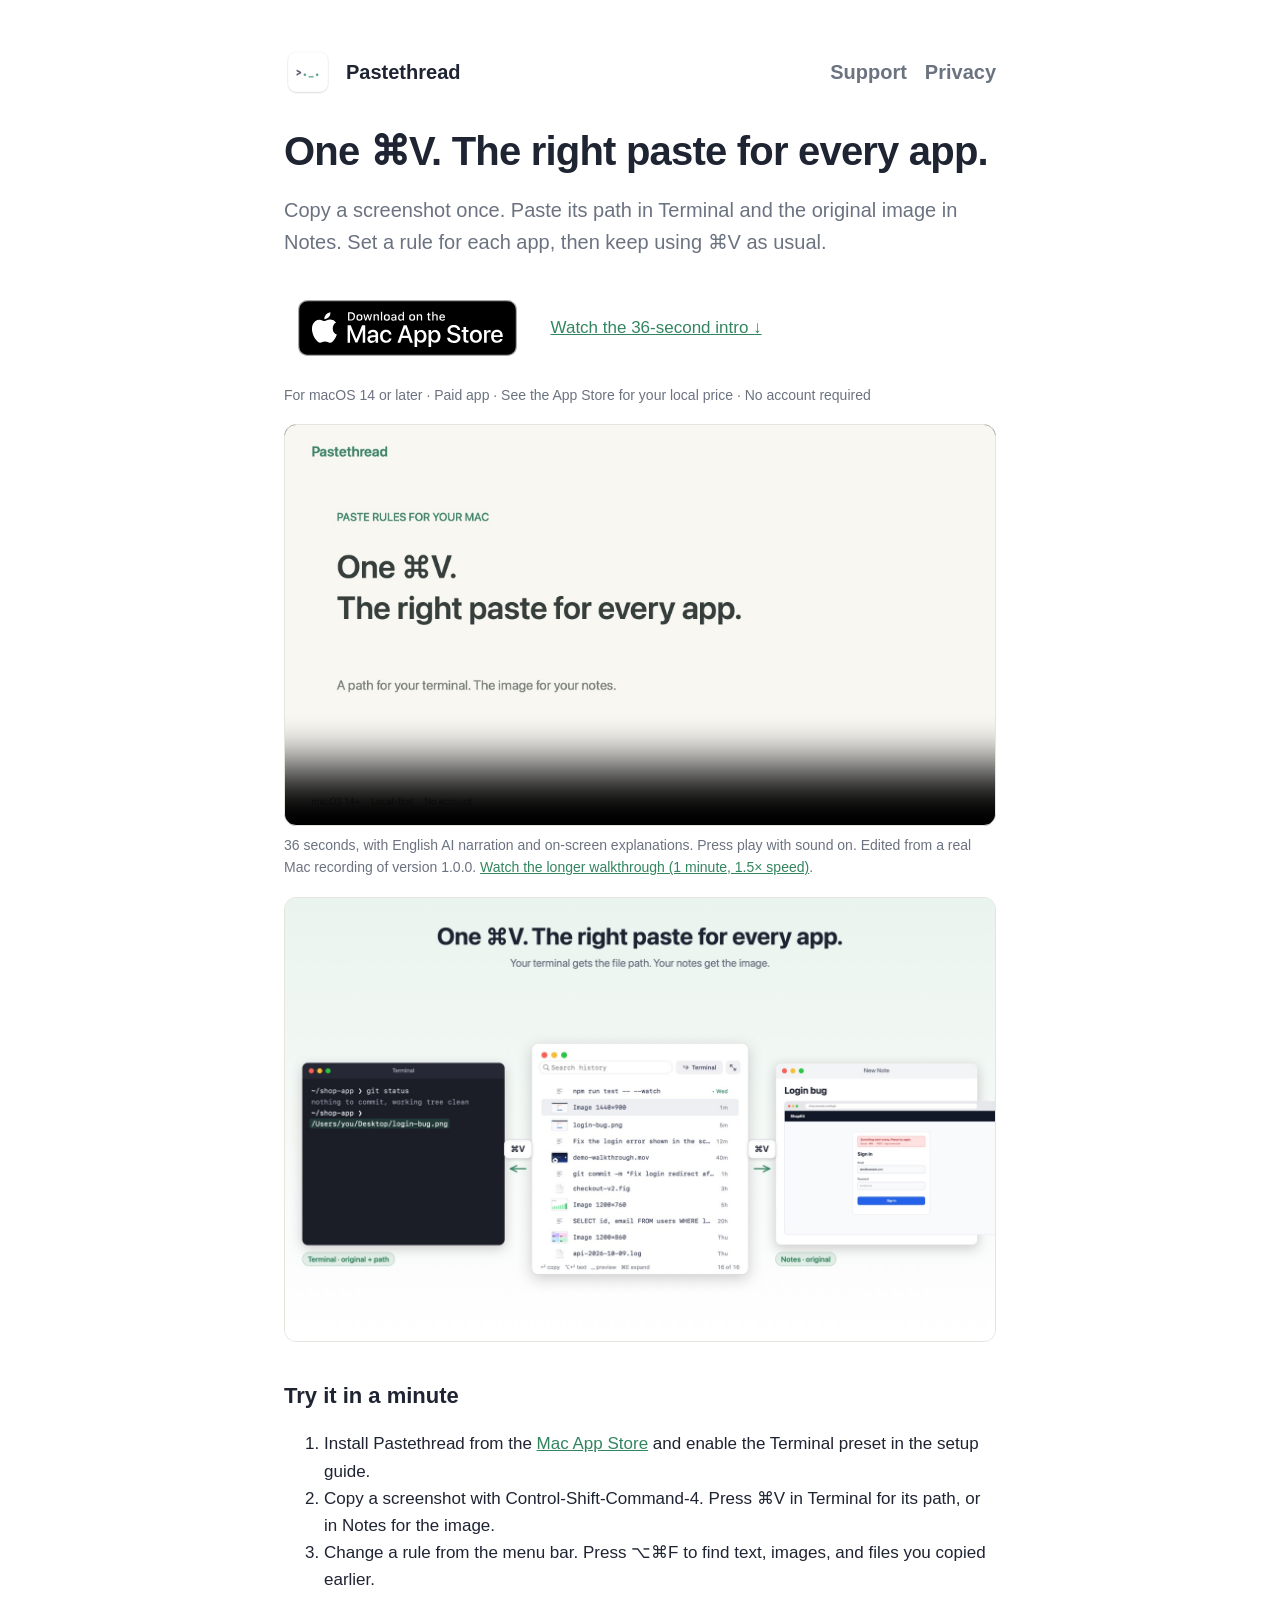
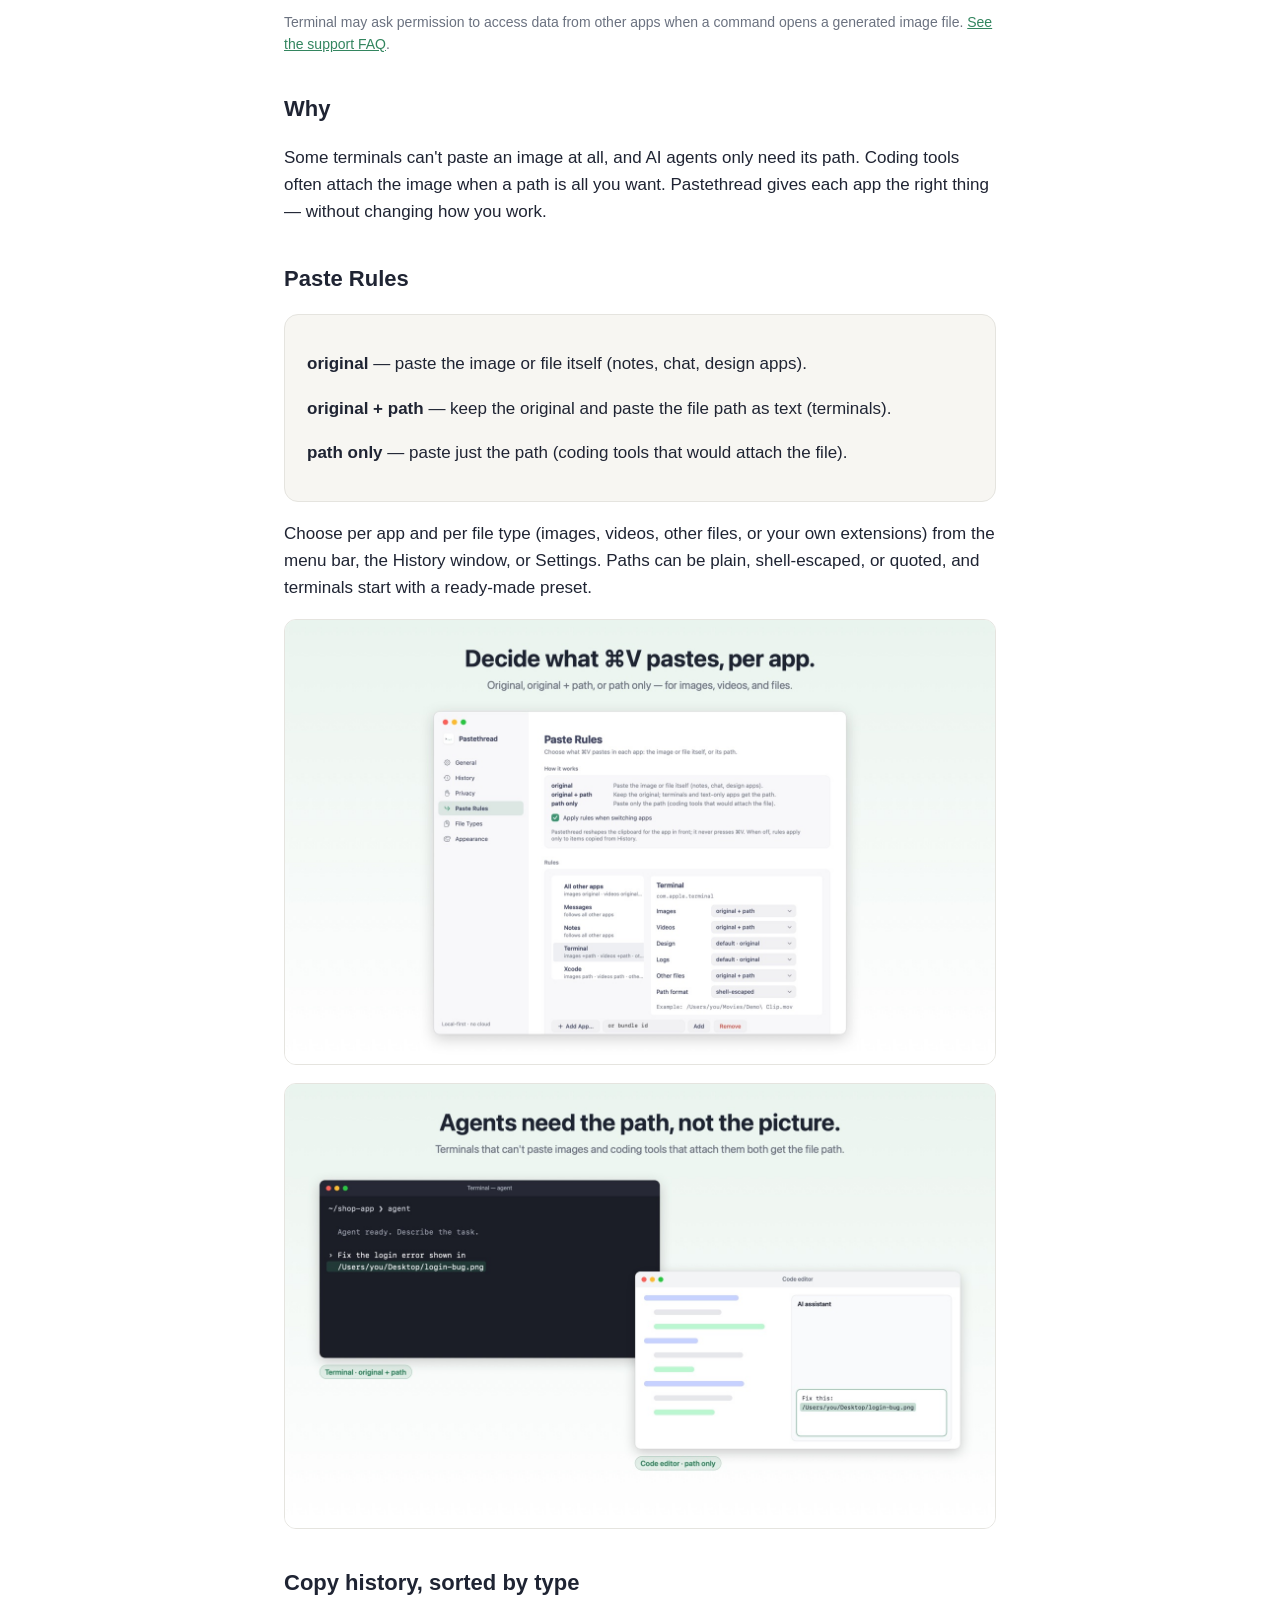
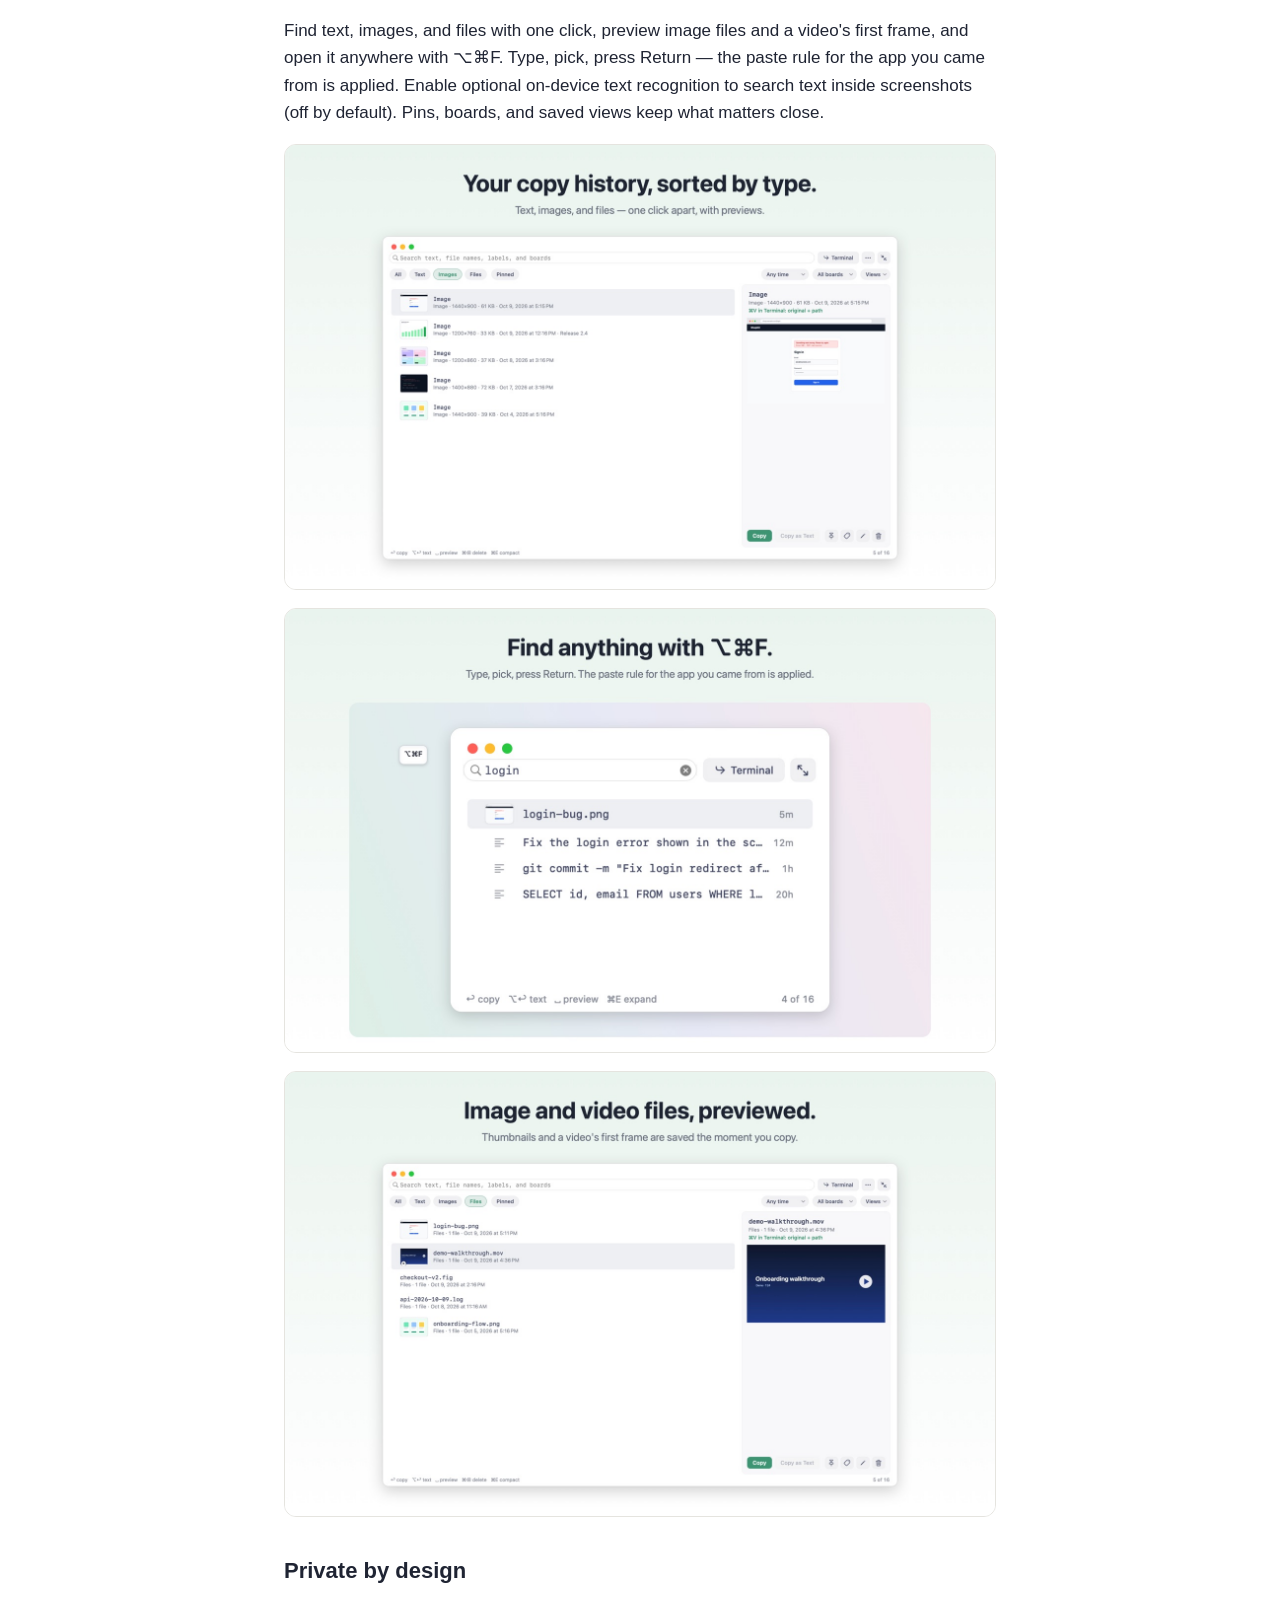
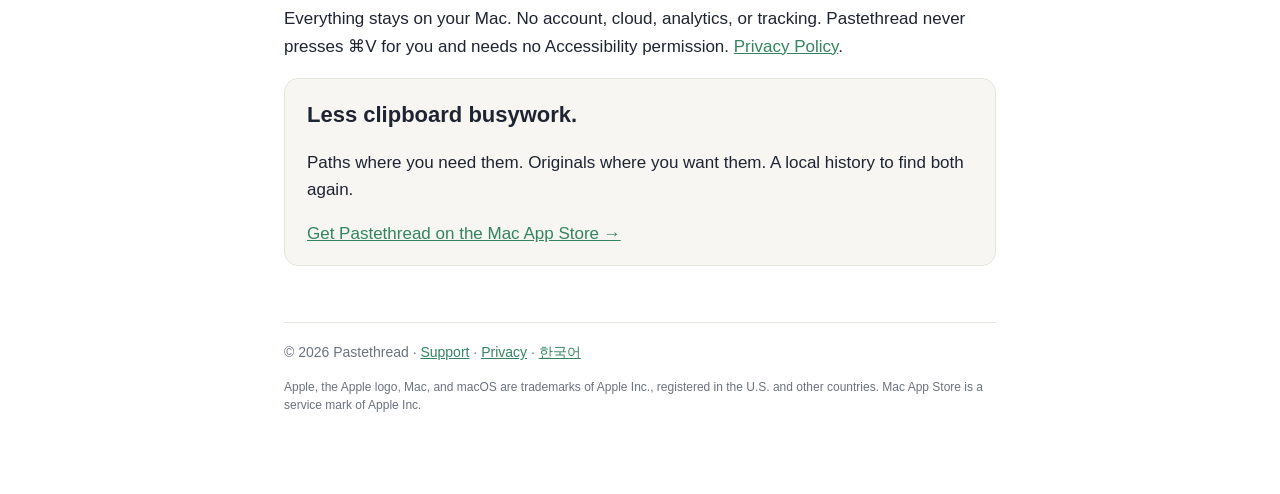
<file: index.html>
<!doctype html>
<html lang="en">
<head>
<meta charset="utf-8">
<meta name="viewport" content="width=device-width, initial-scale=1">
<title>Pastethread — One ⌘V. The right paste for every app.</title>
<meta name="description" content="Copy a screenshot once. Paste its path in Terminal and the original image in Notes. Pastethread is a local-first Mac clipboard manager, available on the Mac App Store.">
<meta property="og:title" content="Pastethread — One ⌘V. The right paste for every app.">
<meta property="og:description" content="A path in Terminal. The image in Notes. Watch the 36-second demo, then get Pastethread on the Mac App Store.">
<meta property="og:type" content="website">
<meta property="og:url" content="https://luke-cha.github.io/pastethread/">
<meta property="og:image" content="https://luke-cha.github.io/pastethread/media/intro-poster-en.jpg">
<meta name="twitter:card" content="summary_large_image">
<link rel="stylesheet" href="style.css">
</head>
<body>
<main>
<header><img src="icon.png" alt=""><a href="./">Pastethread</a>
<nav><a href="support.html">Support</a><a href="privacy.html">Privacy</a></nav></header>

<h1>One ⌘V. The right paste for every app.</h1>
<p class="lead">Copy a screenshot once. Paste its path in Terminal and the original image in Notes. Set a rule for each app, then keep using ⌘V as usual.</p>
<div class="actions"><a class="store-badge" href="https://apps.apple.com/app/id6820030486"><img src="images/badges/mac-app-store-en.svg" width="156" height="40" alt="Download on the Mac App Store"></a><a href="#demo">Watch the 36-second intro ↓</a></div>
<p class="lang">For macOS 14 or later · Paid app · See the App Store for your local price · No account required</p>
<figure id="demo">
<video class="shot" aria-label="Pastethread: a path in Terminal, an image in Notes, and searchable copy history" controls playsinline preload="none" poster="media/intro-poster-en.jpg" width="1920" height="1080">
<source src="media/intro-en-narrated.mp4" type="video/mp4">
<a href="media/intro-en-narrated.mp4">Watch the introduction (MP4)</a>
</video>
<figcaption>36 seconds, with English AI narration and on-screen explanations. Press play with sound on. Edited from a real Mac recording of version 1.0.0. <a href="media/demo.mp4">Watch the longer walkthrough (1 minute, 1.5× speed)</a>.</figcaption>
</figure>
<img class="shot" src="images/en/01-one-paste.jpg" alt="One ⌘V. The right paste for every app." loading="lazy" width="1440" height="900">

<h2>Try it in a minute</h2>
<ol>
<li>Install Pastethread from the <a href="https://apps.apple.com/app/id6820030486">Mac App Store</a> and enable the Terminal preset in the setup guide.</li>
<li>Copy a screenshot with Control-Shift-Command-4. Press ⌘V in Terminal for its path, or in Notes for the image.</li>
<li>Change a rule from the menu bar. Press ⌥⌘F to find text, images, and files you copied earlier.</li>
</ol>
<p class="lang">Terminal may ask permission to access data from other apps when a command opens a generated image file. <a href="support.html">See the support FAQ</a>.</p>

<h2>Why</h2>
<p>Some terminals can't paste an image at all, and AI agents only need its path. Coding tools often attach the image when a path is all you want. Pastethread gives each app the right thing — without changing how you work.</p>

<h2>Paste Rules</h2>
<div class="card">
<p><strong>original</strong> — paste the image or file itself (notes, chat, design apps).</p>
<p><strong>original + path</strong> — keep the original and paste the file path as text (terminals).</p>
<p><strong>path only</strong> — paste just the path (coding tools that would attach the file).</p>
</div>
<p>Choose per app and per file type (images, videos, other files, or your own extensions) from the menu bar, the History window, or Settings. Paths can be plain, shell-escaped, or quoted, and terminals start with a ready-made preset.</p>
<img class="shot" src="images/en/02-paste-rules.jpg" alt="Decide what ⌘V pastes, per app." loading="lazy" width="1440" height="900">
<img class="shot" src="images/en/03-agents-need-paths.jpg" alt="Agents need the path, not the picture." loading="lazy" width="1440" height="900">

<h2>Copy history, sorted by type</h2>
<p>Find text, images, and files with one click, preview image files and a video's first frame, and open it anywhere with ⌥⌘F. Type, pick, press Return — the paste rule for the app you came from is applied. Enable optional on-device text recognition to search text inside screenshots (off by default). Pins, boards, and saved views keep what matters close.</p>
<img class="shot" src="images/en/04-history-by-type.jpg" alt="Your copy history, sorted by type." loading="lazy" width="1440" height="900">
<img class="shot" src="images/en/05-find-fast.jpg" alt="Find anything with ⌥⌘F." loading="lazy" width="1440" height="900">
<img class="shot" src="images/en/06-file-previews.jpg" alt="Image and video files, previewed." loading="lazy" width="1440" height="900">

<h2>Private by design</h2>
<p>Everything stays on your Mac. No account, cloud, analytics, or tracking. Pastethread never presses ⌘V for you and needs no Accessibility permission. <a href="privacy.html">Privacy Policy</a>.</p>

<div class="card"><h2>Less clipboard busywork.</h2><p>Paths where you need them. Originals where you want them. A local history to find both again.</p><a href="https://apps.apple.com/app/id6820030486">Get Pastethread on the Mac App Store →</a></div>
<footer>© 2026 Pastethread · <a href="support.html">Support</a> · <a href="privacy.html">Privacy</a> · <a href="ko/">한국어</a><p class="legal">Apple, the Apple logo, Mac, and macOS are trademarks of Apple Inc., registered in the U.S. and other countries. Mac App Store is a service mark of Apple Inc.</p></footer>
</main>
</body>
</html>
</file>
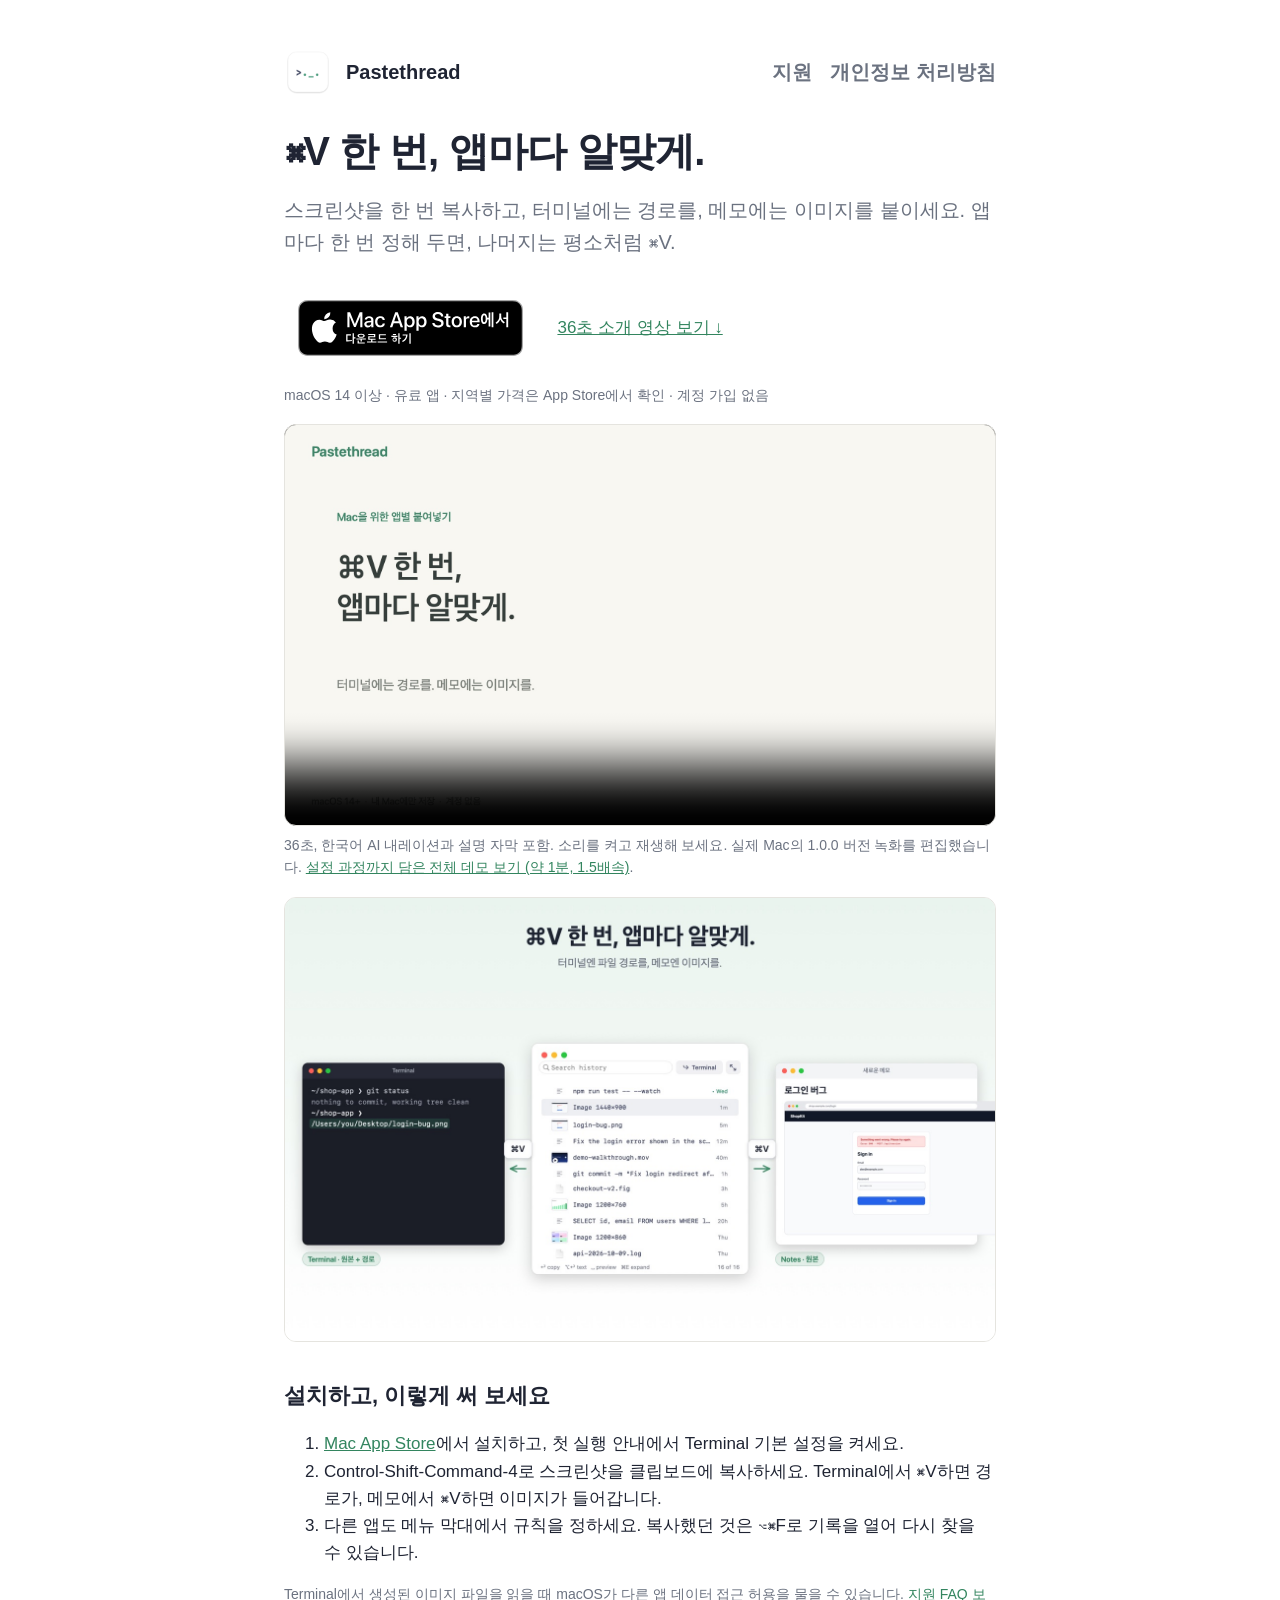
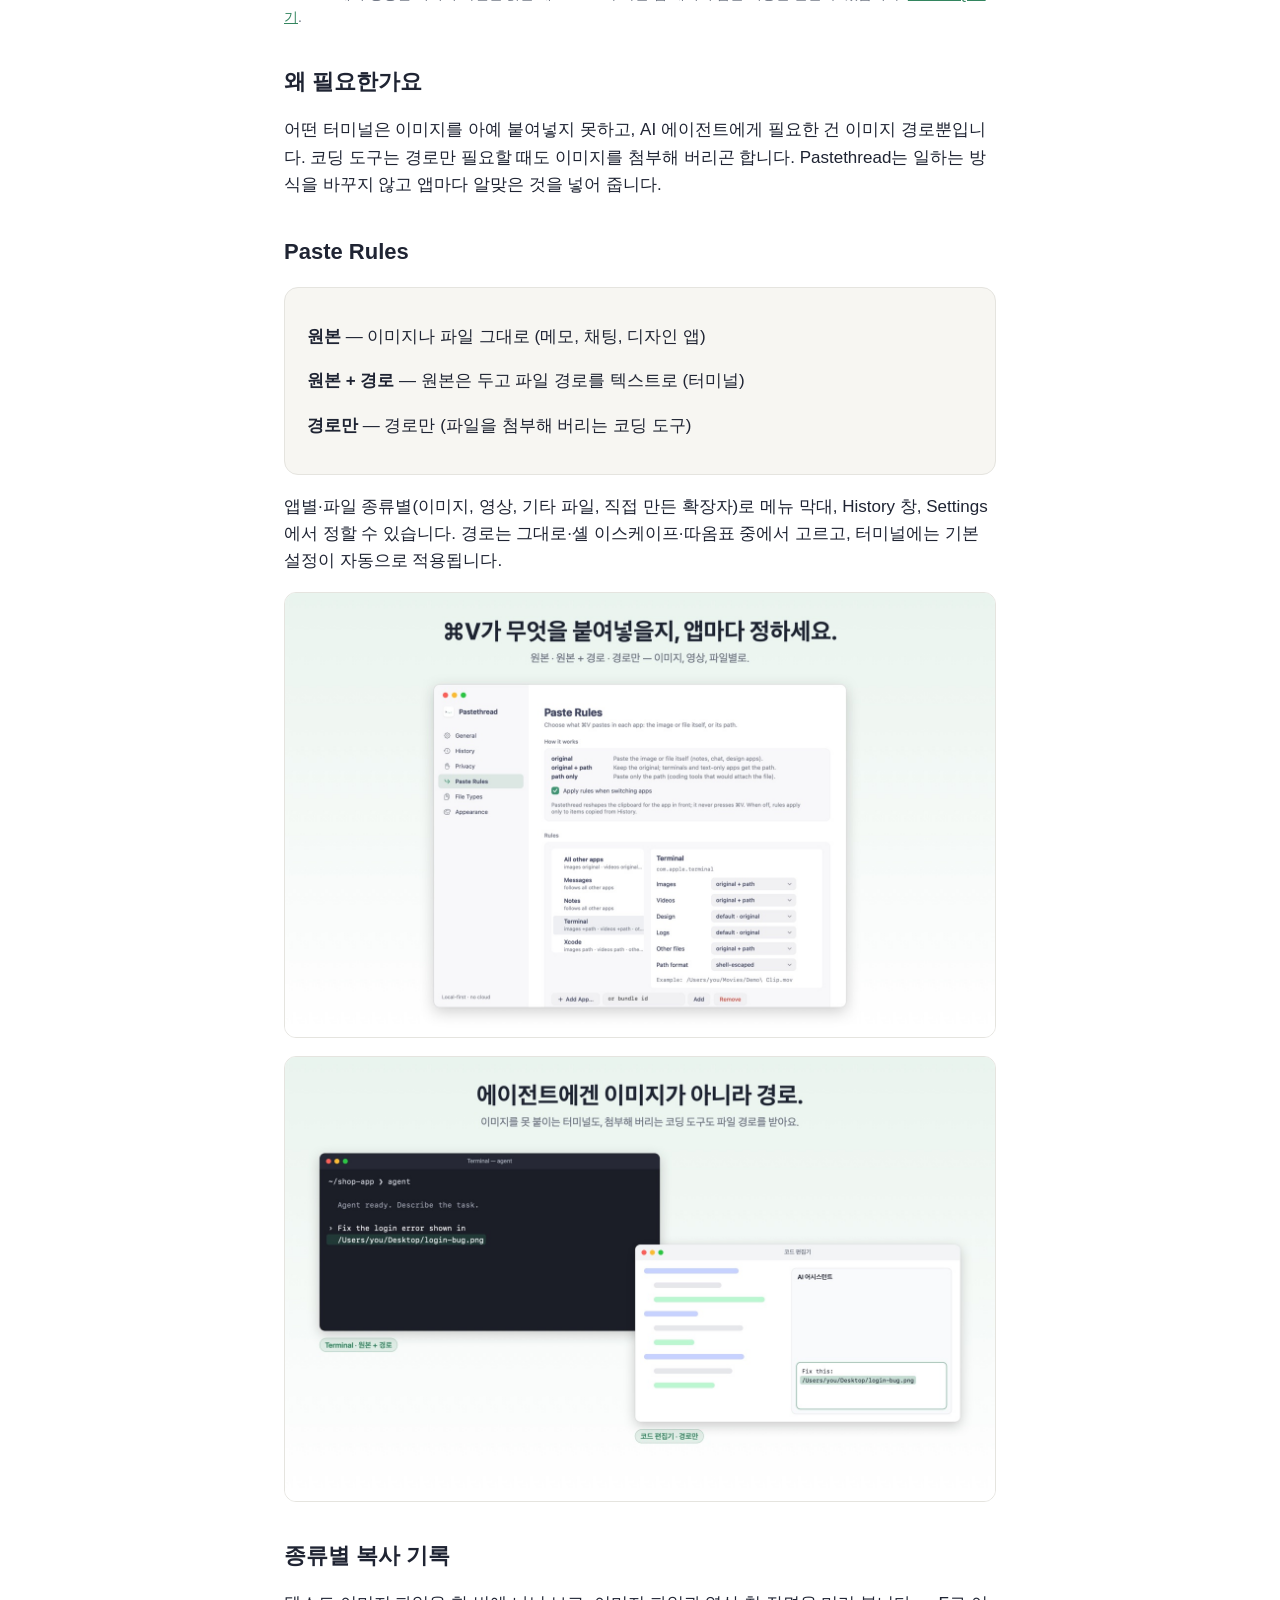
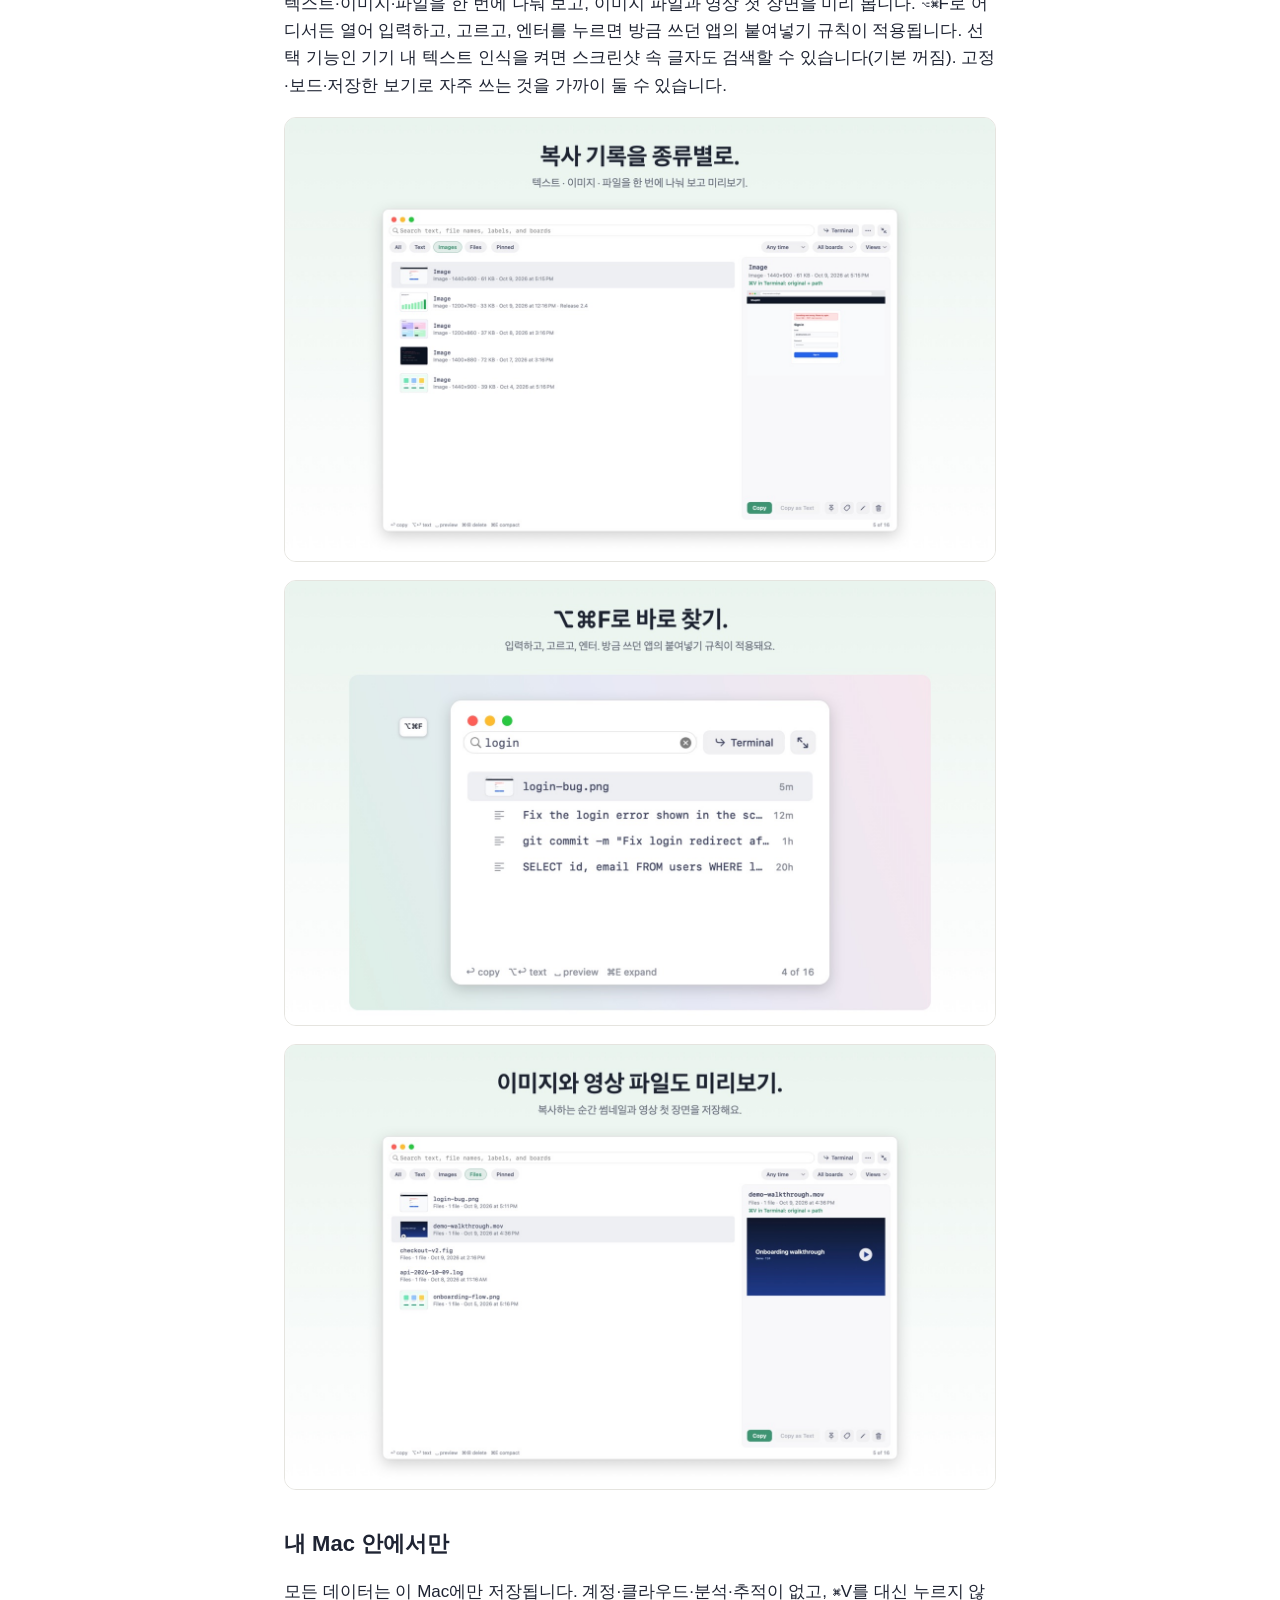
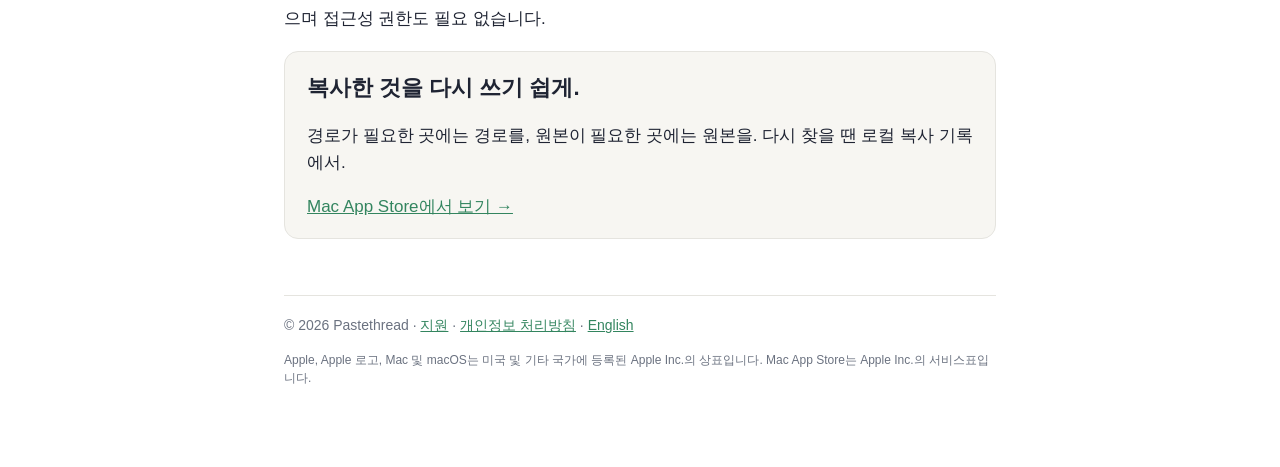
<file: ko/index.html>
<!doctype html>
<html lang="ko">
<head>
<meta charset="utf-8">
<meta name="viewport" content="width=device-width, initial-scale=1">
<title>Pastethread — ⌘V 한 번, 앱마다 알맞게</title>
<meta name="description" content="스크린샷을 한 번 복사하고, 터미널에는 경로를, 메모에는 이미지를 붙이세요. Mac App Store에서 만나는 로컬 클립보드 관리자 Pastethread.">
<meta property="og:title" content="Pastethread — ⌘V 한 번, 앱마다 알맞게">
<meta property="og:description" content="터미널에는 경로를, 메모에는 이미지를. 36초 소개 영상으로 확인하고 Mac App Store에서 만나보세요.">
<meta property="og:type" content="website">
<meta property="og:url" content="https://luke-cha.github.io/pastethread/ko/">
<meta property="og:image" content="https://luke-cha.github.io/pastethread/media/intro-poster-ko.jpg">
<meta name="twitter:card" content="summary_large_image">
<link rel="stylesheet" href="../style.css">
</head>
<body>
<main>
<header><img src="../icon.png" alt=""><a href="./">Pastethread</a>
<nav><a href="support.html">지원</a><a href="privacy.html">개인정보 처리방침</a></nav></header>
<h1>⌘V 한 번, 앱마다 알맞게.</h1>
<p class="lead">스크린샷을 한 번 복사하고, 터미널에는 경로를, 메모에는 이미지를 붙이세요. 앱마다 한 번 정해 두면, 나머지는 평소처럼 ⌘V.</p>
<div class="actions"><a class="store-badge" href="https://apps.apple.com/kr/app/id6820030486"><img src="../images/badges/mac-app-store-ko.svg" width="161" height="40" alt="Mac App Store에서 다운로드"></a><a href="#demo">36초 소개 영상 보기 ↓</a></div>
<p class="lang">macOS 14 이상 · 유료 앱 · 지역별 가격은 App Store에서 확인 · 계정 가입 없음</p>
<figure id="demo">
<video class="shot" aria-label="Pastethread 소개: 터미널에는 경로, 메모에는 이미지, 복사 기록 검색" controls playsinline preload="none" poster="../media/intro-poster-ko.jpg" width="1920" height="1080">
<source src="../media/intro-ko-narrated.mp4" type="video/mp4">
<a href="../media/intro-ko-narrated.mp4">소개 영상 보기 (MP4)</a>
</video>
<figcaption>36초, 한국어 AI 내레이션과 설명 자막 포함. 소리를 켜고 재생해 보세요. 실제 Mac의 1.0.0 버전 녹화를 편집했습니다. <a href="../media/demo.mp4">설정 과정까지 담은 전체 데모 보기 (약 1분, 1.5배속)</a>.</figcaption>
</figure>
<img class="shot" src="../images/ko/01-one-paste.jpg" alt="⌘V 한 번, 앱마다 알맞게." loading="lazy" width="1440" height="900">
<h2>설치하고, 이렇게 써 보세요</h2>
<ol>
<li><a href="https://apps.apple.com/kr/app/id6820030486">Mac App Store</a>에서 설치하고, 첫 실행 안내에서 Terminal 기본 설정을 켜세요.</li>
<li>Control-Shift-Command-4로 스크린샷을 클립보드에 복사하세요. Terminal에서 ⌘V하면 경로가, 메모에서 ⌘V하면 이미지가 들어갑니다.</li>
<li>다른 앱도 메뉴 막대에서 규칙을 정하세요. 복사했던 것은 ⌥⌘F로 기록을 열어 다시 찾을 수 있습니다.</li>
</ol>
<p class="lang">Terminal에서 생성된 이미지 파일을 읽을 때 macOS가 다른 앱 데이터 접근 허용을 물을 수 있습니다. <a href="support.html">지원 FAQ 보기</a>.</p>
<h2>왜 필요한가요</h2>
<p>어떤 터미널은 이미지를 아예 붙여넣지 못하고, AI 에이전트에게 필요한 건 이미지 경로뿐입니다. 코딩 도구는 경로만 필요할 때도 이미지를 첨부해 버리곤 합니다. Pastethread는 일하는 방식을 바꾸지 않고 앱마다 알맞은 것을 넣어 줍니다.</p>
<h2>Paste Rules</h2>
<div class="card">
<p><strong>원본</strong> — 이미지나 파일 그대로 (메모, 채팅, 디자인 앱)</p>
<p><strong>원본 + 경로</strong> — 원본은 두고 파일 경로를 텍스트로 (터미널)</p>
<p><strong>경로만</strong> — 경로만 (파일을 첨부해 버리는 코딩 도구)</p>
</div>
<p>앱별·파일 종류별(이미지, 영상, 기타 파일, 직접 만든 확장자)로 메뉴 막대, History 창, Settings에서 정할 수 있습니다. 경로는 그대로·셸 이스케이프·따옴표 중에서 고르고, 터미널에는 기본 설정이 자동으로 적용됩니다.</p>
<img class="shot" src="../images/ko/02-paste-rules.jpg" alt="⌘V가 무엇을 붙여넣을지, 앱마다 정하세요." loading="lazy" width="1440" height="900">
<img class="shot" src="../images/ko/03-agents-need-paths.jpg" alt="에이전트에겐 이미지가 아니라 경로." loading="lazy" width="1440" height="900">
<h2>종류별 복사 기록</h2>
<p>텍스트·이미지·파일을 한 번에 나눠 보고, 이미지 파일과 영상 첫 장면을 미리 봅니다. ⌥⌘F로 어디서든 열어 입력하고, 고르고, 엔터를 누르면 방금 쓰던 앱의 붙여넣기 규칙이 적용됩니다. 선택 기능인 기기 내 텍스트 인식을 켜면 스크린샷 속 글자도 검색할 수 있습니다(기본 꺼짐). 고정·보드·저장한 보기로 자주 쓰는 것을 가까이 둘 수 있습니다.</p>
<img class="shot" src="../images/ko/04-history-by-type.jpg" alt="복사 기록을 종류별로." loading="lazy" width="1440" height="900">
<img class="shot" src="../images/ko/05-find-fast.jpg" alt="⌥⌘F로 바로 찾기." loading="lazy" width="1440" height="900">
<img class="shot" src="../images/ko/06-file-previews.jpg" alt="이미지와 영상 파일도 미리보기." loading="lazy" width="1440" height="900">
<h2>내 Mac 안에서만</h2>
<p>모든 데이터는 이 Mac에만 저장됩니다. 계정·클라우드·분석·추적이 없고, ⌘V를 대신 누르지 않으며 접근성 권한도 필요 없습니다.</p>
<div class="card"><h2>복사한 것을 다시 쓰기 쉽게.</h2><p>경로가 필요한 곳에는 경로를, 원본이 필요한 곳에는 원본을. 다시 찾을 땐 로컬 복사 기록에서.</p><a href="https://apps.apple.com/kr/app/id6820030486">Mac App Store에서 보기 →</a></div>
<footer>© 2026 Pastethread · <a href="support.html">지원</a> · <a href="privacy.html">개인정보 처리방침</a> · <a href="../">English</a><p class="legal">Apple, Apple 로고, Mac 및 macOS는 미국 및 기타 국가에 등록된 Apple Inc.의 상표입니다. Mac App Store는 Apple Inc.의 서비스표입니다.</p></footer>
</main>
</body>
</html>
</file>
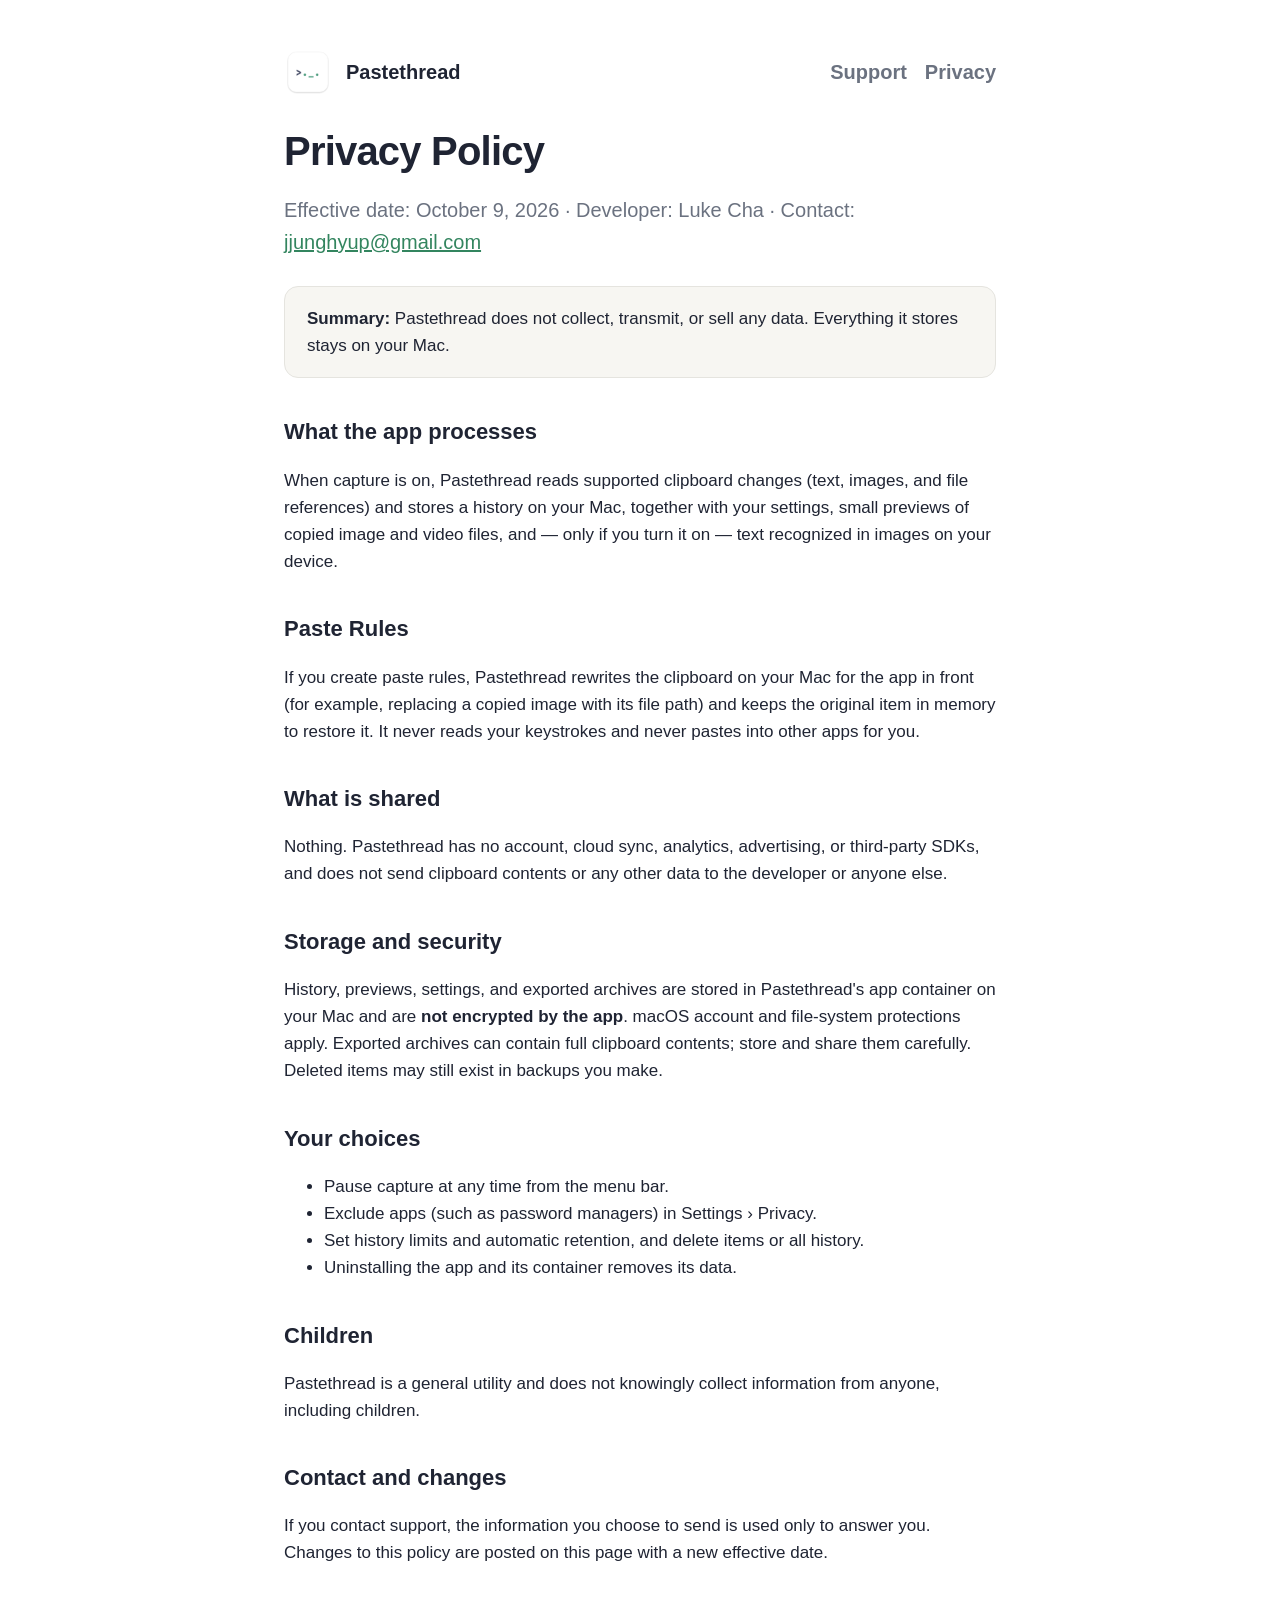
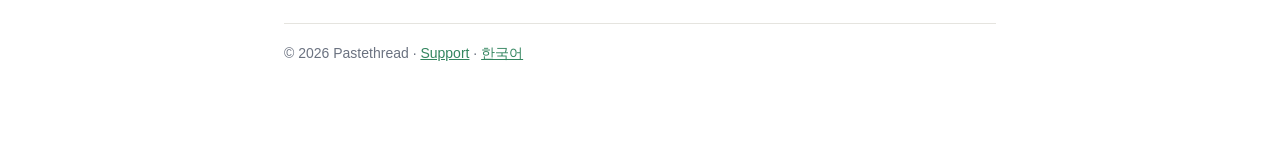
<file: privacy.html>
<!doctype html>
<html lang="en">
<head>
<meta charset="utf-8">
<meta name="viewport" content="width=device-width, initial-scale=1">
<title>Pastethread Privacy Policy</title>
<link rel="stylesheet" href="style.css">
</head>
<body>
<main>
<header><img src="icon.png" alt=""><a href="./">Pastethread</a>
<nav><a href="support.html">Support</a><a href="privacy.html">Privacy</a></nav></header>
<h1>Privacy Policy</h1>
<p class="lead">Effective date: October 9, 2026 · Developer: Luke Cha · Contact: <a href="mailto:jjunghyup@gmail.com">jjunghyup@gmail.com</a></p>

<div class="card"><strong>Summary:</strong> Pastethread does not collect, transmit, or sell any data. Everything it stores stays on your Mac.</div>

<h2>What the app processes</h2>
<p>When capture is on, Pastethread reads supported clipboard changes (text, images, and file references) and stores a history on your Mac, together with your settings, small previews of copied image and video files, and — only if you turn it on — text recognized in images on your device.</p>

<h2>Paste Rules</h2>
<p>If you create paste rules, Pastethread rewrites the clipboard on your Mac for the app in front (for example, replacing a copied image with its file path) and keeps the original item in memory to restore it. It never reads your keystrokes and never pastes into other apps for you.</p>

<h2>What is shared</h2>
<p>Nothing. Pastethread has no account, cloud sync, analytics, advertising, or third-party SDKs, and does not send clipboard contents or any other data to the developer or anyone else.</p>

<h2>Storage and security</h2>
<p>History, previews, settings, and exported archives are stored in Pastethread's app container on your Mac and are <strong>not encrypted by the app</strong>. macOS account and file-system protections apply. Exported archives can contain full clipboard contents; store and share them carefully. Deleted items may still exist in backups you make.</p>

<h2>Your choices</h2>
<ul>
<li>Pause capture at any time from the menu bar.</li>
<li>Exclude apps (such as password managers) in Settings › Privacy.</li>
<li>Set history limits and automatic retention, and delete items or all history.</li>
<li>Uninstalling the app and its container removes its data.</li>
</ul>

<h2>Children</h2>
<p>Pastethread is a general utility and does not knowingly collect information from anyone, including children.</p>

<h2>Contact and changes</h2>
<p>If you contact support, the information you choose to send is used only to answer you. Changes to this policy are posted on this page with a new effective date.</p>
<footer>© 2026 Pastethread · <a href="support.html">Support</a> · <a href="ko/privacy.html">한국어</a></footer>
</main>
</body>
</html>
</file>
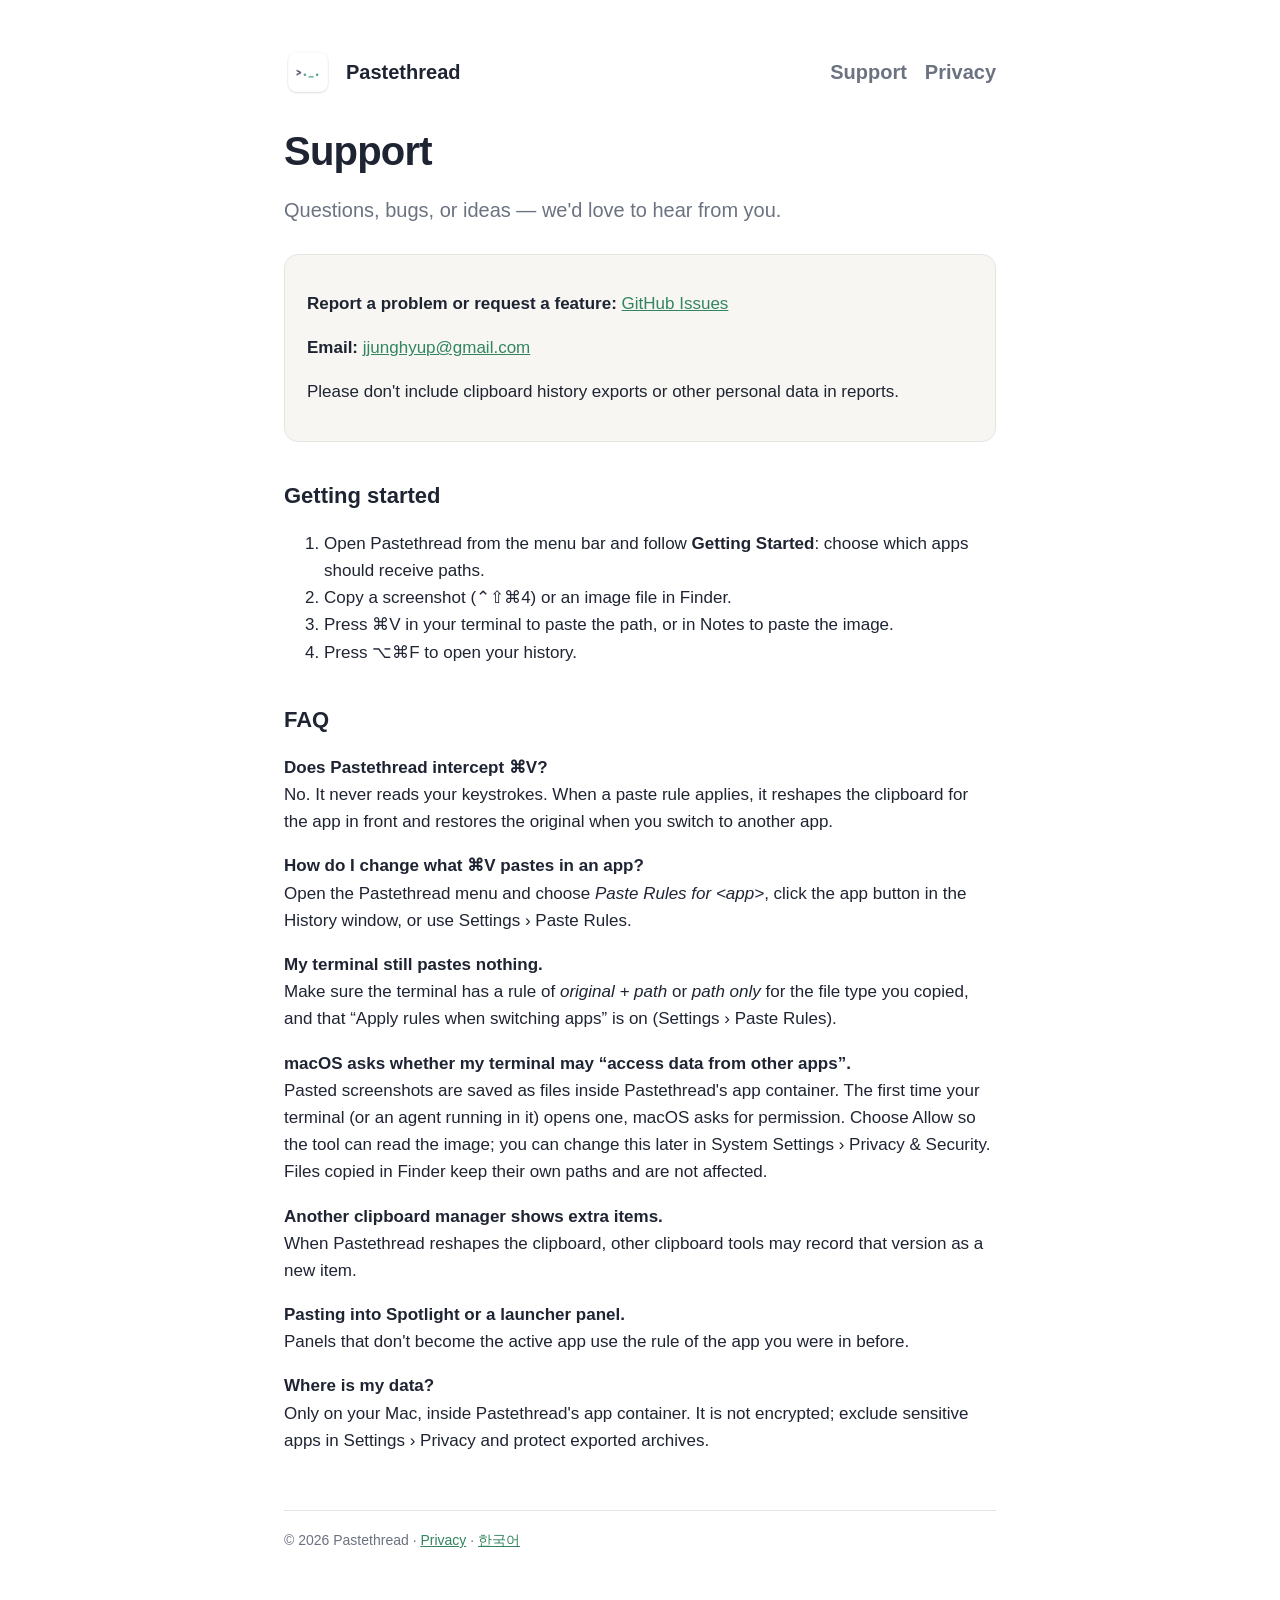
<file: support.html>
<!doctype html>
<html lang="en">
<head>
<meta charset="utf-8">
<meta name="viewport" content="width=device-width, initial-scale=1">
<title>Pastethread Support</title>
<link rel="stylesheet" href="style.css">
</head>
<body>
<main>
<header><img src="icon.png" alt=""><a href="./">Pastethread</a>
<nav><a href="support.html">Support</a><a href="privacy.html">Privacy</a></nav></header>
<h1>Support</h1>
<p class="lead">Questions, bugs, or ideas — we'd love to hear from you.</p>
<div class="card">
<p><strong>Report a problem or request a feature:</strong> <a href="https://github.com/luke-cha/pastethread/issues">GitHub Issues</a></p>
<p><strong>Email:</strong> <a href="mailto:jjunghyup@gmail.com">jjunghyup@gmail.com</a></p>
<p>Please don't include clipboard history exports or other personal data in reports.</p>
</div>

<h2>Getting started</h2>
<ol>
<li>Open Pastethread from the menu bar and follow <strong>Getting Started</strong>: choose which apps should receive paths.</li>
<li>Copy a screenshot (⌃⇧⌘4) or an image file in Finder.</li>
<li>Press ⌘V in your terminal to paste the path, or in Notes to paste the image.</li>
<li>Press ⌥⌘F to open your history.</li>
</ol>

<h2>FAQ</h2>
<p><strong>Does Pastethread intercept ⌘V?</strong><br>No. It never reads your keystrokes. When a paste rule applies, it reshapes the clipboard for the app in front and restores the original when you switch to another app.</p>
<p><strong>How do I change what ⌘V pastes in an app?</strong><br>Open the Pastethread menu and choose <em>Paste Rules for &lt;app&gt;</em>, click the app button in the History window, or use Settings › Paste Rules.</p>
<p><strong>My terminal still pastes nothing.</strong><br>Make sure the terminal has a rule of <em>original + path</em> or <em>path only</em> for the file type you copied, and that “Apply rules when switching apps” is on (Settings › Paste Rules).</p>
<p><strong>macOS asks whether my terminal may “access data from other apps”.</strong><br>Pasted screenshots are saved as files inside Pastethread's app container. The first time your terminal (or an agent running in it) opens one, macOS asks for permission. Choose Allow so the tool can read the image; you can change this later in System Settings › Privacy &amp; Security. Files copied in Finder keep their own paths and are not affected.</p>
<p><strong>Another clipboard manager shows extra items.</strong><br>When Pastethread reshapes the clipboard, other clipboard tools may record that version as a new item.</p>
<p><strong>Pasting into Spotlight or a launcher panel.</strong><br>Panels that don't become the active app use the rule of the app you were in before.</p>
<p><strong>Where is my data?</strong><br>Only on your Mac, inside Pastethread's app container. It is not encrypted; exclude sensitive apps in Settings › Privacy and protect exported archives.</p>
<footer>© 2026 Pastethread · <a href="privacy.html">Privacy</a> · <a href="ko/support.html">한국어</a></footer>
</main>
</body>
</html>
</file>
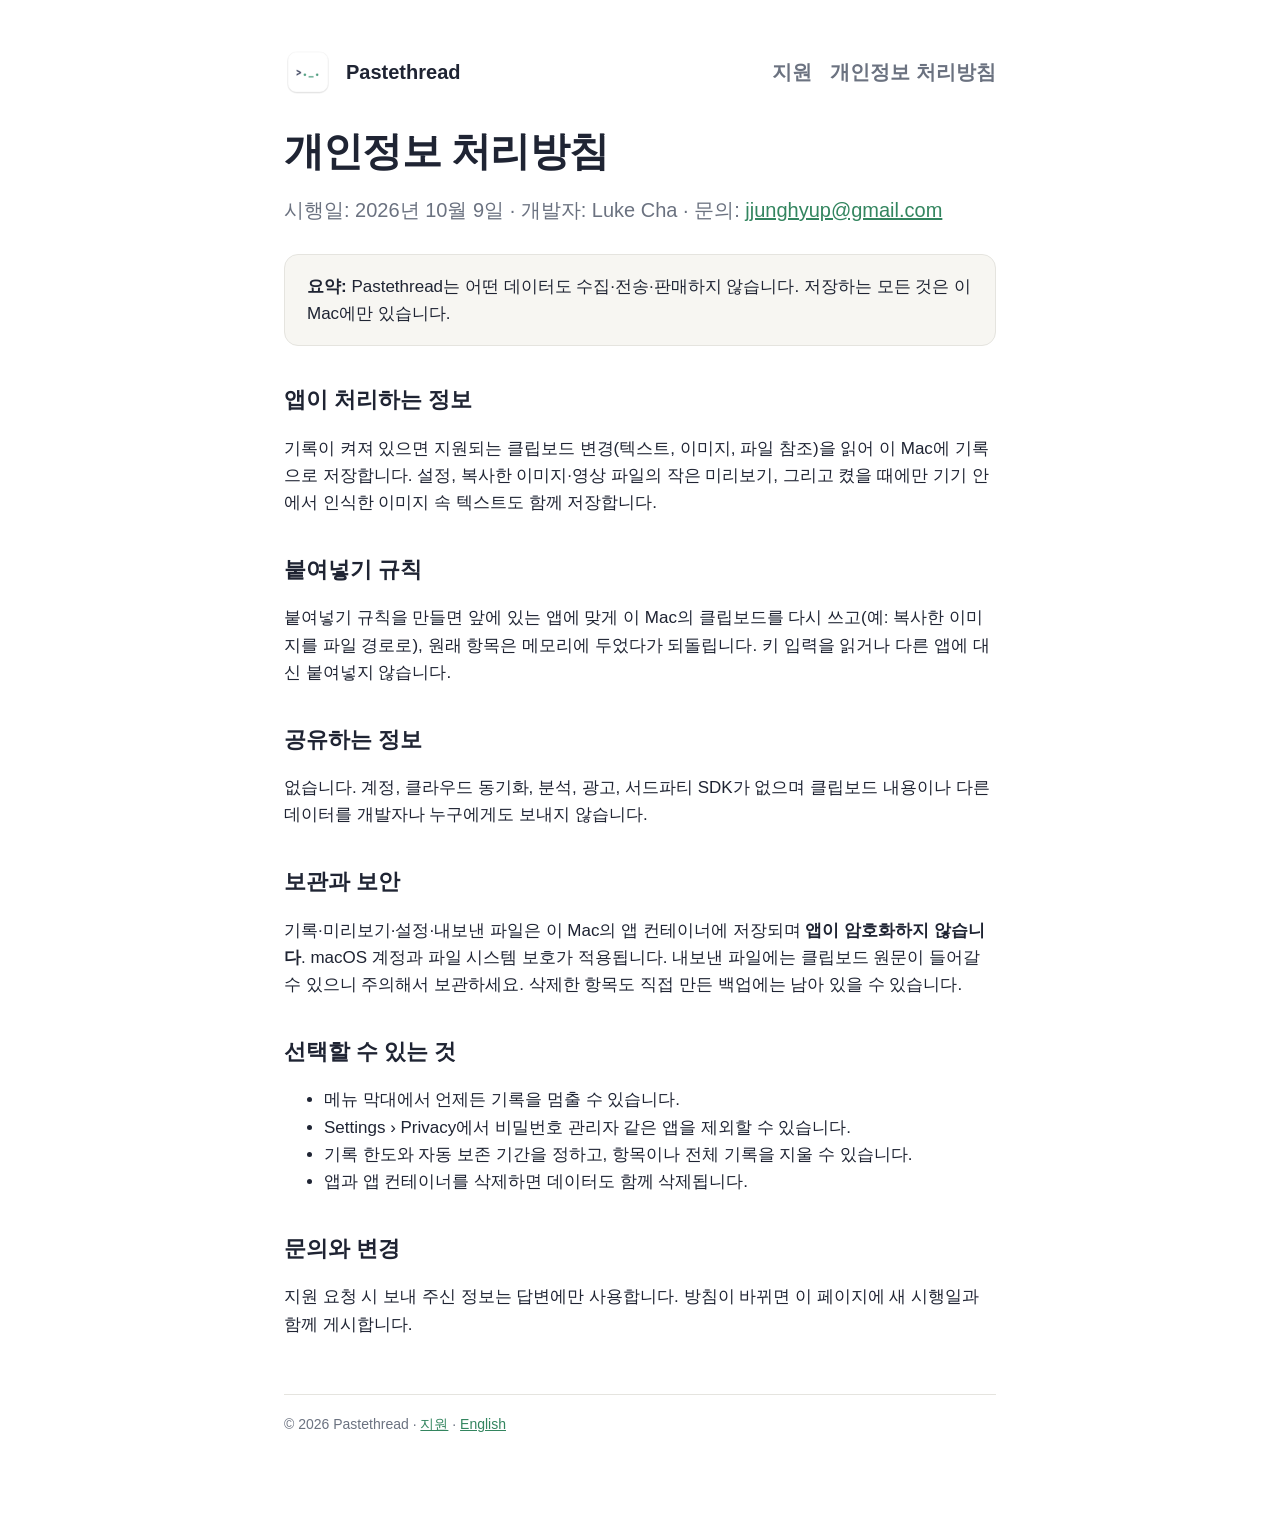
<file: ko/privacy.html>
<!doctype html>
<html lang="ko">
<head>
<meta charset="utf-8">
<meta name="viewport" content="width=device-width, initial-scale=1">
<title>Pastethread 개인정보 처리방침</title>
<link rel="stylesheet" href="../style.css">
</head>
<body>
<main>
<header><img src="../icon.png" alt=""><a href="./">Pastethread</a>
<nav><a href="support.html">지원</a><a href="privacy.html">개인정보 처리방침</a></nav></header>
<h1>개인정보 처리방침</h1>
<p class="lead">시행일: 2026년 10월 9일 · 개발자: Luke Cha · 문의: <a href="mailto:jjunghyup@gmail.com">jjunghyup@gmail.com</a></p>
<div class="card"><strong>요약:</strong> Pastethread는 어떤 데이터도 수집·전송·판매하지 않습니다. 저장하는 모든 것은 이 Mac에만 있습니다.</div>
<h2>앱이 처리하는 정보</h2>
<p>기록이 켜져 있으면 지원되는 클립보드 변경(텍스트, 이미지, 파일 참조)을 읽어 이 Mac에 기록으로 저장합니다. 설정, 복사한 이미지·영상 파일의 작은 미리보기, 그리고 켰을 때에만 기기 안에서 인식한 이미지 속 텍스트도 함께 저장합니다.</p>
<h2>붙여넣기 규칙</h2>
<p>붙여넣기 규칙을 만들면 앞에 있는 앱에 맞게 이 Mac의 클립보드를 다시 쓰고(예: 복사한 이미지를 파일 경로로), 원래 항목은 메모리에 두었다가 되돌립니다. 키 입력을 읽거나 다른 앱에 대신 붙여넣지 않습니다.</p>
<h2>공유하는 정보</h2>
<p>없습니다. 계정, 클라우드 동기화, 분석, 광고, 서드파티 SDK가 없으며 클립보드 내용이나 다른 데이터를 개발자나 누구에게도 보내지 않습니다.</p>
<h2>보관과 보안</h2>
<p>기록·미리보기·설정·내보낸 파일은 이 Mac의 앱 컨테이너에 저장되며 <strong>앱이 암호화하지 않습니다</strong>. macOS 계정과 파일 시스템 보호가 적용됩니다. 내보낸 파일에는 클립보드 원문이 들어갈 수 있으니 주의해서 보관하세요. 삭제한 항목도 직접 만든 백업에는 남아 있을 수 있습니다.</p>
<h2>선택할 수 있는 것</h2>
<ul>
<li>메뉴 막대에서 언제든 기록을 멈출 수 있습니다.</li>
<li>Settings › Privacy에서 비밀번호 관리자 같은 앱을 제외할 수 있습니다.</li>
<li>기록 한도와 자동 보존 기간을 정하고, 항목이나 전체 기록을 지울 수 있습니다.</li>
<li>앱과 앱 컨테이너를 삭제하면 데이터도 함께 삭제됩니다.</li>
</ul>
<h2>문의와 변경</h2>
<p>지원 요청 시 보내 주신 정보는 답변에만 사용합니다. 방침이 바뀌면 이 페이지에 새 시행일과 함께 게시합니다.</p>
<footer>© 2026 Pastethread · <a href="support.html">지원</a> · <a href="../privacy.html">English</a></footer>
</main>
</body>
</html>
</file>
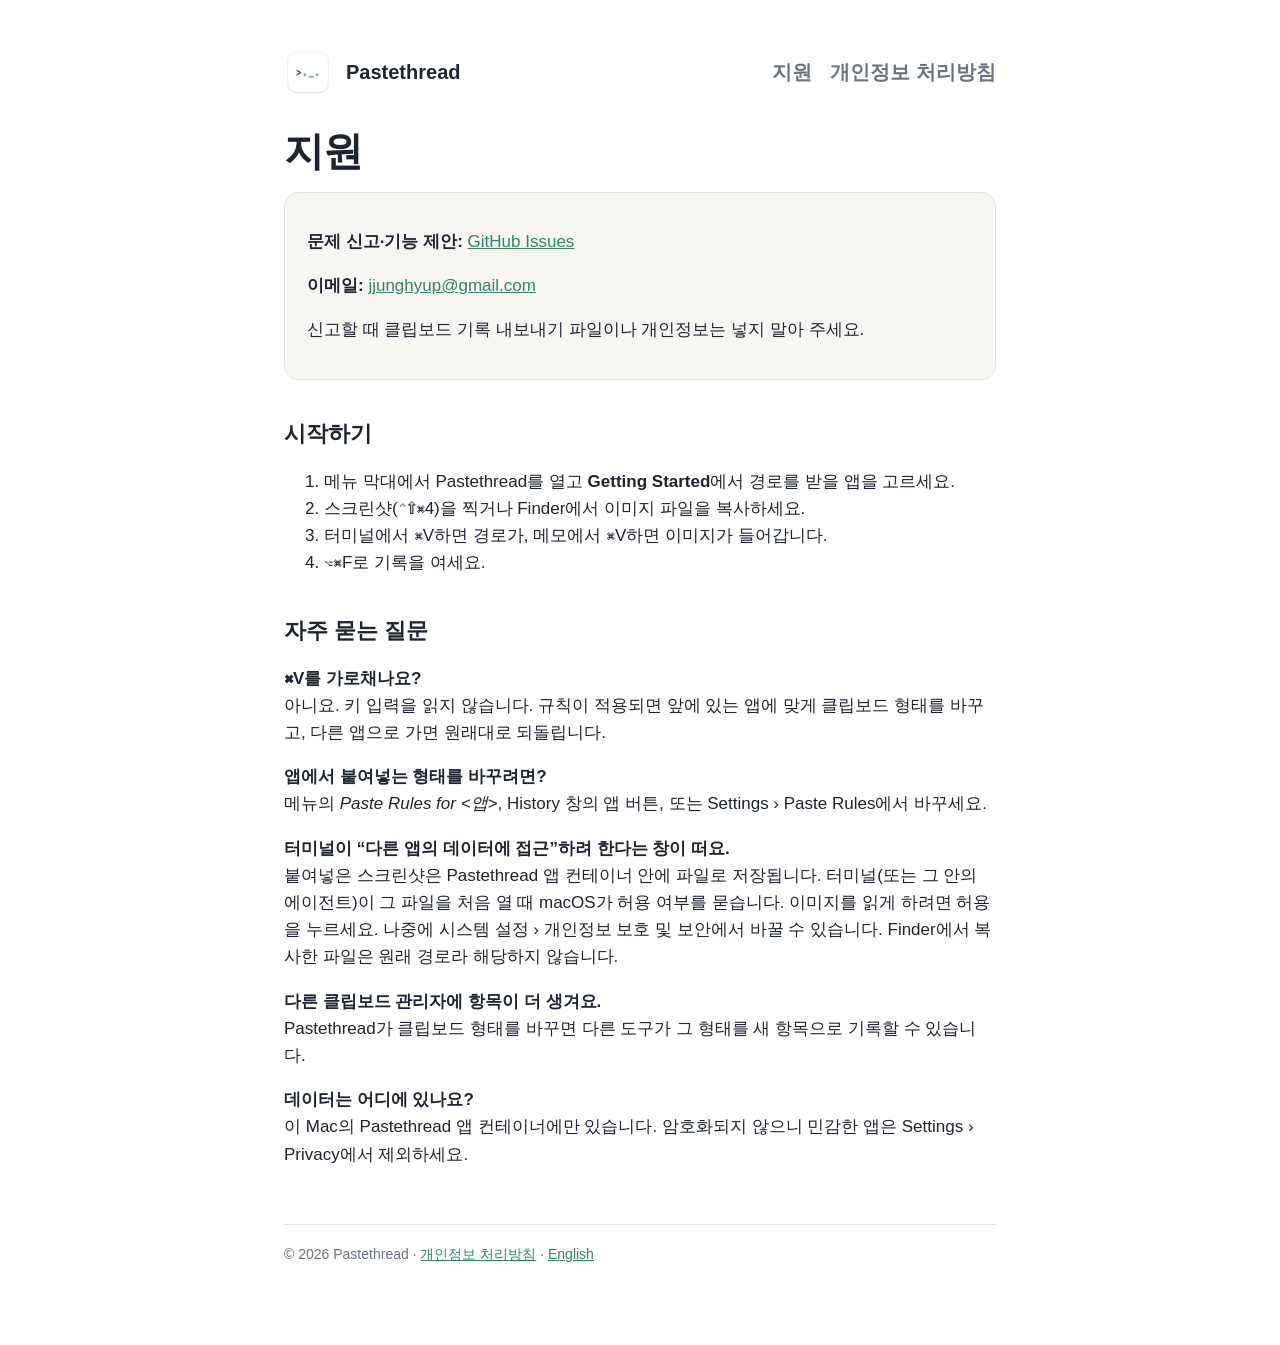
<file: ko/support.html>
<!doctype html>
<html lang="ko">
<head>
<meta charset="utf-8">
<meta name="viewport" content="width=device-width, initial-scale=1">
<title>Pastethread 지원</title>
<link rel="stylesheet" href="../style.css">
</head>
<body>
<main>
<header><img src="../icon.png" alt=""><a href="./">Pastethread</a>
<nav><a href="support.html">지원</a><a href="privacy.html">개인정보 처리방침</a></nav></header>
<h1>지원</h1>
<div class="card">
<p><strong>문제 신고·기능 제안:</strong> <a href="https://github.com/luke-cha/pastethread/issues">GitHub Issues</a></p>
<p><strong>이메일:</strong> <a href="mailto:jjunghyup@gmail.com">jjunghyup@gmail.com</a></p>
<p>신고할 때 클립보드 기록 내보내기 파일이나 개인정보는 넣지 말아 주세요.</p>
</div>
<h2>시작하기</h2>
<ol>
<li>메뉴 막대에서 Pastethread를 열고 <strong>Getting Started</strong>에서 경로를 받을 앱을 고르세요.</li>
<li>스크린샷(⌃⇧⌘4)을 찍거나 Finder에서 이미지 파일을 복사하세요.</li>
<li>터미널에서 ⌘V하면 경로가, 메모에서 ⌘V하면 이미지가 들어갑니다.</li>
<li>⌥⌘F로 기록을 여세요.</li>
</ol>
<h2>자주 묻는 질문</h2>
<p><strong>⌘V를 가로채나요?</strong><br>아니요. 키 입력을 읽지 않습니다. 규칙이 적용되면 앞에 있는 앱에 맞게 클립보드 형태를 바꾸고, 다른 앱으로 가면 원래대로 되돌립니다.</p>
<p><strong>앱에서 붙여넣는 형태를 바꾸려면?</strong><br>메뉴의 <em>Paste Rules for &lt;앱&gt;</em>, History 창의 앱 버튼, 또는 Settings › Paste Rules에서 바꾸세요.</p>
<p><strong>터미널이 “다른 앱의 데이터에 접근”하려 한다는 창이 떠요.</strong><br>붙여넣은 스크린샷은 Pastethread 앱 컨테이너 안에 파일로 저장됩니다. 터미널(또는 그 안의 에이전트)이 그 파일을 처음 열 때 macOS가 허용 여부를 묻습니다. 이미지를 읽게 하려면 허용을 누르세요. 나중에 시스템 설정 › 개인정보 보호 및 보안에서 바꿀 수 있습니다. Finder에서 복사한 파일은 원래 경로라 해당하지 않습니다.</p>
<p><strong>다른 클립보드 관리자에 항목이 더 생겨요.</strong><br>Pastethread가 클립보드 형태를 바꾸면 다른 도구가 그 형태를 새 항목으로 기록할 수 있습니다.</p>
<p><strong>데이터는 어디에 있나요?</strong><br>이 Mac의 Pastethread 앱 컨테이너에만 있습니다. 암호화되지 않으니 민감한 앱은 Settings › Privacy에서 제외하세요.</p>
<footer>© 2026 Pastethread · <a href="privacy.html">개인정보 처리방침</a> · <a href="../support.html">English</a></footer>
</main>
</body>
</html>
</file>
<file: style.css>
:root { --ink: #1f2433; --muted: #6b7280; --accent: #33855f; --card: #f7f6f2; --line: #e5e4df; }
@media (prefers-color-scheme: dark) { :root { --ink: #e5e7eb; --muted: #a1a7b3; --accent: #7bb897; --card: #232633; --line: #343846; --button-ink: #13231a; } body { background: #161821; } }
* { box-sizing: border-box; }
body { margin: 0; font: 17px/1.6 -apple-system, BlinkMacSystemFont, "SF Pro Text", "Apple SD Gothic Neo", sans-serif; color: var(--ink); }
main { max-width: 760px; margin: 0 auto; padding: 48px 24px 80px; }
header { display: flex; align-items: center; gap: 14px; margin-bottom: 32px; }
header img { width: 48px; height: 48px; border-radius: 11px; }
header a { color: inherit; text-decoration: none; font-weight: 600; font-size: 20px; }
nav { margin-left: auto; display: flex; gap: 18px; font-size: 15px; }
nav a { color: var(--muted); text-decoration: none; }
nav a:hover { color: var(--accent); }
h1 { font-size: 40px; line-height: 1.15; margin: 0 0 12px; letter-spacing: -0.02em; }
h2 { font-size: 22px; margin: 36px 0 8px; }
p, li { color: var(--ink); }
.lead { font-size: 20px; color: var(--muted); margin-bottom: 28px; }
.card { background: var(--card); border: 1px solid var(--line); border-radius: 14px; padding: 18px 22px; margin: 18px 0; }
code { font: 15px ui-monospace, "SF Mono", Menlo, monospace; background: var(--card); border-radius: 6px; padding: 1px 6px; }
a { color: var(--accent); }
.button { display: inline-block; background: var(--accent); color: var(--button-ink, #fff); padding: 10px 18px; border-radius: 10px; text-decoration: none; font-weight: 600; }
footer { margin-top: 56px; color: var(--muted); font-size: 14px; border-top: 1px solid var(--line); padding-top: 18px; }
.lang { color: var(--muted); font-size: 14px; }
.shot { display: block; width: 100%; height: auto; border-radius: 12px; border: 1px solid var(--line); margin: 18px 0; }
.actions { display: flex; align-items: center; flex-wrap: wrap; gap: 14px 20px; margin: 24px 0 12px; }
/* Apple-provided artwork, unchanged; 56px height with one-quarter-height clear space. */
.store-badge { display: inline-flex; padding: 14px; }
.store-badge img { display: block; height: 56px; width: auto; }
.legal { color: var(--muted); font-size: 12px; line-height: 1.5; margin: 14px 0 0; }
a:focus-visible, video:focus-visible { outline: 3px solid var(--accent); outline-offset: 5px; }
.card h2 { margin-top: 0; }
@media (max-width: 480px) { main { padding: 28px 18px 56px; } h1 { font-size: 33px; } header { gap: 10px; } nav { gap: 12px; } nav a { font-size: 14px; } }
figure { margin: 18px 0; }
figure .shot { margin: 0; background: #000; }
figcaption { color: var(--muted); font-size: 14px; margin-top: 8px; }
</file>
